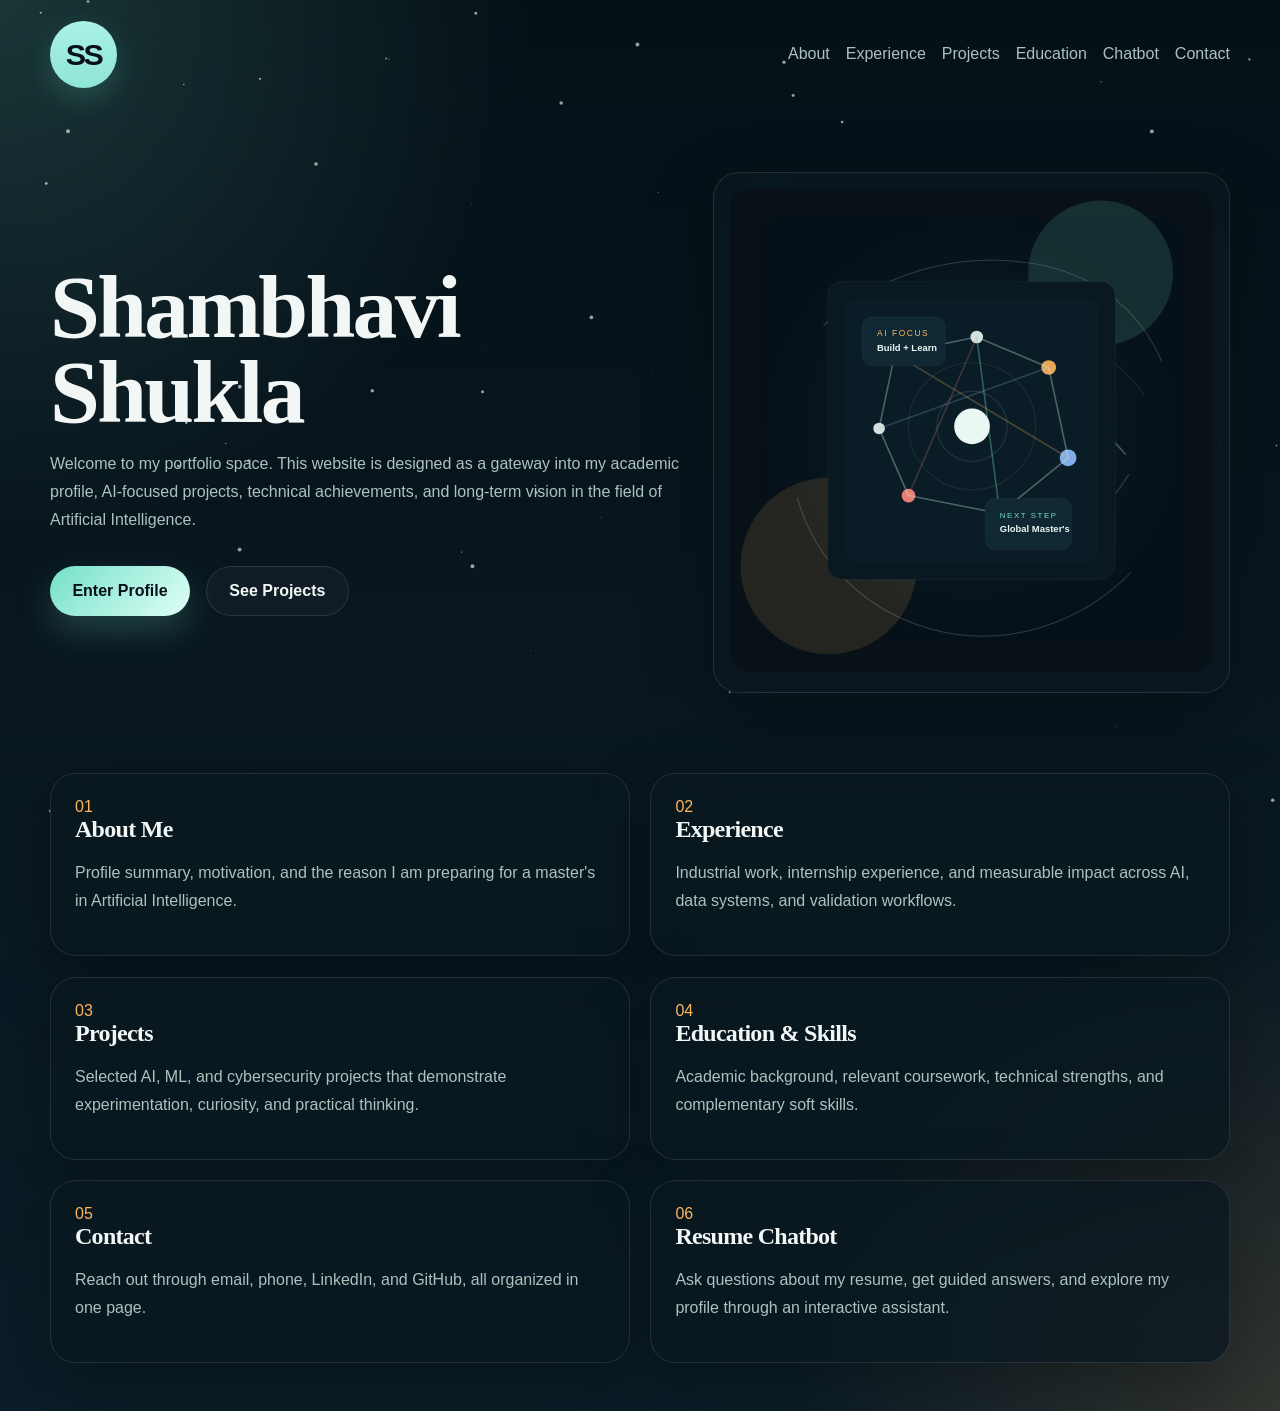
<file: index.html>
<!DOCTYPE html>
<html lang="en">
<head>
  <meta charset="UTF-8">
  <meta name="viewport" content="width=device-width, initial-scale=1.0">
  <title>Shambhavi Shukla | Intro Portal</title>
  <meta name="description" content="Creative multi-page AI master's portfolio website for Shambhavi Shukla.">
  <link rel="stylesheet" href="main.css">
</head>
<body class="theme-home">
  <canvas class="stars" id="stars"></canvas>
  <div class="page-frame">
    <header class="site-header">
      <a class="brand" href="index.html">SS</a>
      <nav class="site-nav">
        <a href="about.html">About</a>
        <a href="experience.html">Experience</a>
        <a href="projects.html">Projects</a>
        <a href="education.html">Education</a>
        <a href="chatbot.html">Chatbot</a>
        <a href="contact.html">Contact</a>
      </nav>
    </header>

    <main class="hero-portal">
      <section class="hero-copy reveal">
        <p class="eyebrow"></p>
        <h1>
          Shambhavi Shukla
          <span></span>
        </h1>
        <p class="lead">
          Welcome to my portfolio space. This website is designed as a gateway into my academic profile,
          AI-focused projects, technical achievements, and long-term vision in the field of Artificial Intelligence.
        </p>
        <div class="cta-row">
          <a class="button primary" href="about.html">Enter Profile</a>
          <a class="button secondary" href="projects.html">See Projects</a>
        </div>
      </section>

      <section class="portal-panel reveal">
        <img src="assets/portal-orbit.svg" alt="Abstract orbit illustration">
      </section>
    </main>

    <section class="portal-grid">
      <a class="portal-card reveal" href="about.html">
        <span class="card-kicker">01</span>
        <h2>About Me</h2>
        <p>Profile summary, motivation, and the reason I am preparing for a master's in Artificial Intelligence.</p>
      </a>
      <a class="portal-card reveal" href="experience.html">
        <span class="card-kicker">02</span>
        <h2>Experience</h2>
        <p>Industrial work, internship experience, and measurable impact across AI, data systems, and validation workflows.</p>
      </a>
      <a class="portal-card reveal" href="projects.html">
        <span class="card-kicker">03</span>
        <h2>Projects</h2>
        <p>Selected AI, ML, and cybersecurity projects that demonstrate experimentation, curiosity, and practical thinking.</p>
      </a>
      <a class="portal-card reveal" href="education.html">
        <span class="card-kicker">04</span>
        <h2>Education & Skills</h2>
        <p>Academic background, relevant coursework, technical strengths, and complementary soft skills.</p>
      </a>
      <a class="portal-card reveal" href="contact.html">
        <span class="card-kicker">05</span>
        <h2>Contact</h2>
        <p>Reach out through email, phone, LinkedIn, and GitHub, all organized in one page.</p>
      </a>
      <a class="portal-card reveal" href="chatbot.html">
        <span class="card-kicker">06</span>
        <h2>Resume Chatbot</h2>
        <p>Ask questions about my resume, get guided answers, and explore my profile through an interactive assistant.</p>
      </a>
    </section>
  </div>

  <script src="main.js"></script>
</body>
</html>
</file>
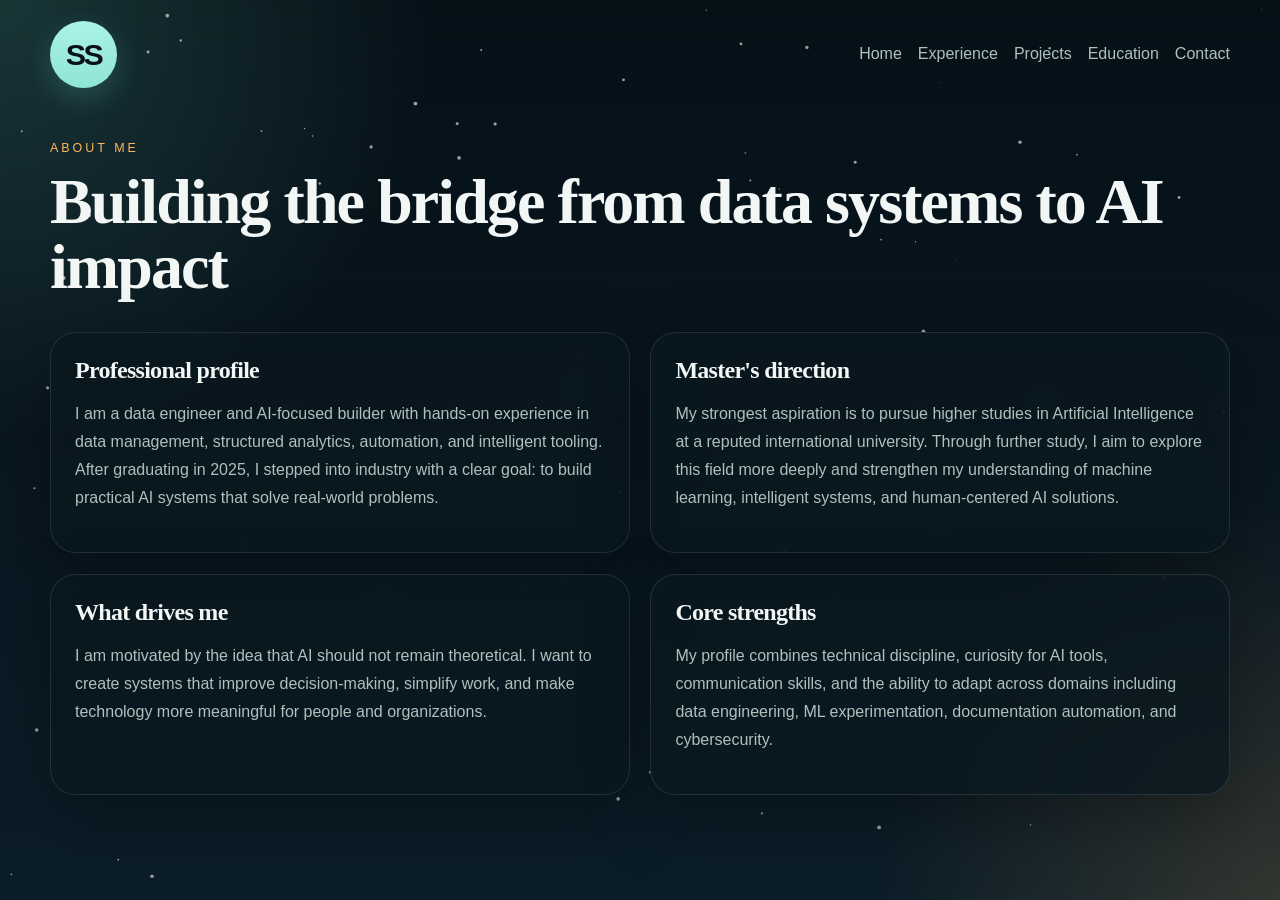
<file: about.html>
<!DOCTYPE html>
<html lang="en">
<head>
  <meta charset="UTF-8">
  <meta name="viewport" content="width=device-width, initial-scale=1.0">
  <title>About | Shambhavi Shukla</title>
  <link rel="stylesheet" href="main.css">
</head>
<body>
  <canvas class="stars" id="stars"></canvas>
  <div class="page-frame inner-page">
    <header class="site-header">
      <a class="brand" href="index.html">SS</a>
      <nav class="site-nav">
        <a href="index.html">Home</a>
        <a href="experience.html">Experience</a>
        <a href="projects.html">Projects</a>
        <a href="education.html">Education</a>
        <a href="contact.html">Contact</a>
      </nav>
    </header>

    <main class="content-wrap">
      <section class="page-title reveal">
        <p class="eyebrow">About me</p>
        <h1>Building the bridge from data systems to AI impact</h1>
      </section>

      <section class="content-grid">
        <article class="content-card reveal">
          <h2>Professional profile</h2>
          <p>
            I am a data engineer and AI-focused builder with hands-on experience in data management, structured analytics,
            automation, and intelligent tooling. After graduating in 2025, I stepped into industry with a clear goal:
            to build practical AI systems that solve real-world problems.
          </p>
        </article>

        <article class="content-card reveal">
          <h2>Master's direction</h2>
          <p>
            My strongest aspiration is to pursue higher studies in Artificial Intelligence at a reputed international university. 
            Through further study, I aim to explore this field more deeply and strengthen my understanding of machine learning, 
            intelligent systems, and human-centered AI solutions.
          </p>
        </article>

        <article class="content-card reveal">
          <h2>What drives me</h2>
          <p>
            I am motivated by the idea that AI should not remain theoretical. I want to create systems that improve
            decision-making, simplify work, and make technology more meaningful for people and organizations.
          </p>
        </article>

        <article class="content-card reveal">
          <h2>Core strengths</h2>
          <p>
            My profile combines technical discipline, curiosity for AI tools, communication skills, and the ability to
            adapt across domains including data engineering, ML experimentation, documentation automation, and cybersecurity.
          </p>
        </article>
      </section>
    </main>
  </div>

  <script src="main.js"></script>
</body>
</html>
</file>
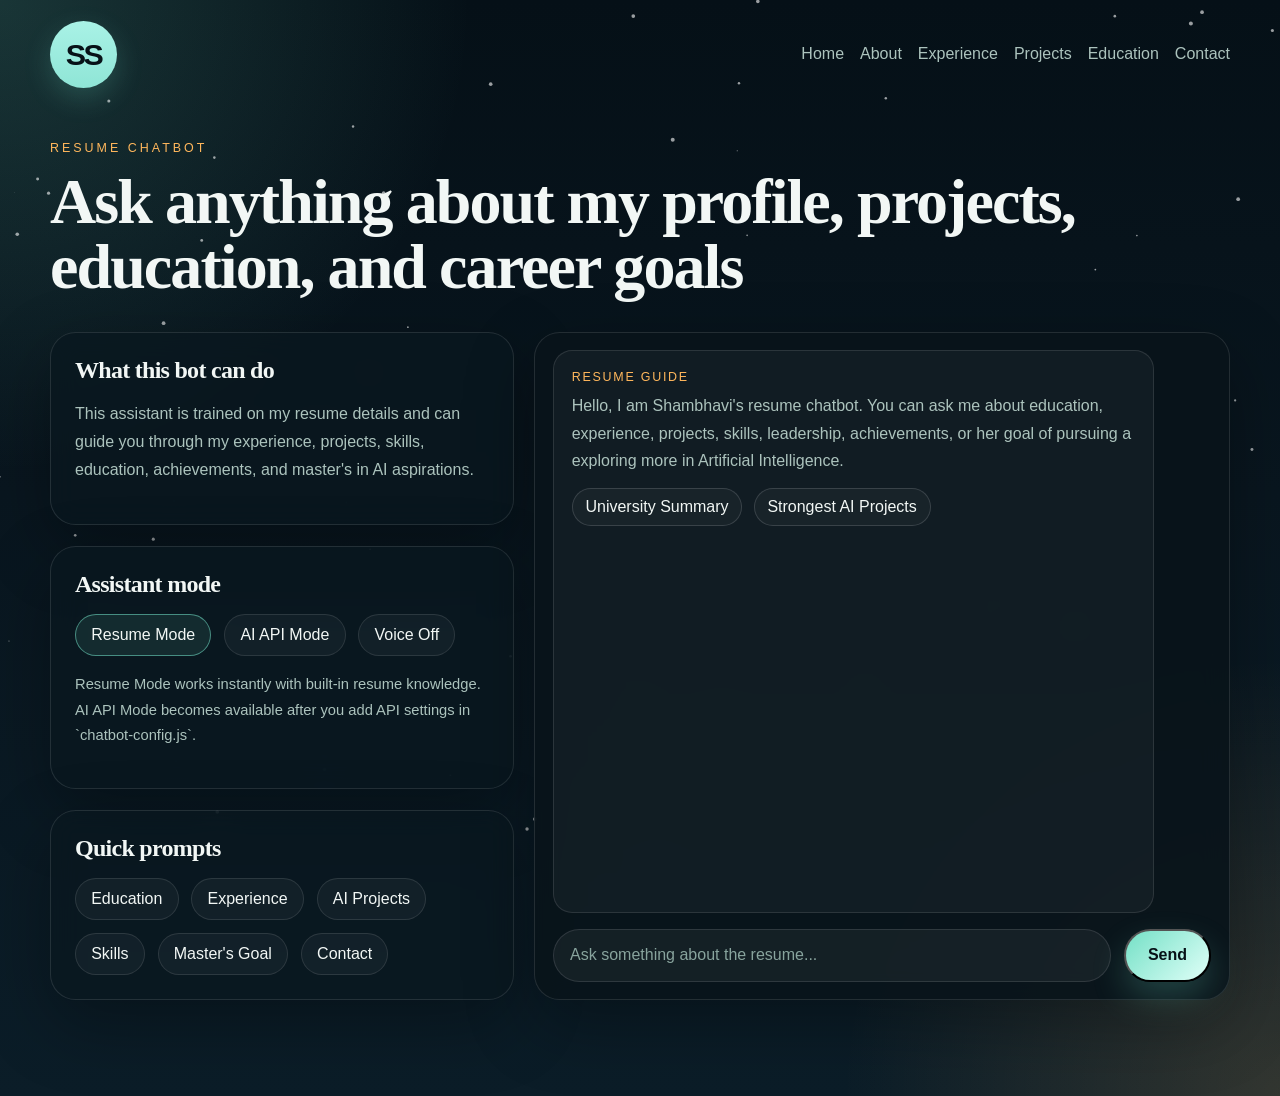
<file: chatbot.html>
<!DOCTYPE html>
<html lang="en">
<head>
  <meta charset="UTF-8">
  <meta name="viewport" content="width=device-width, initial-scale=1.0">
  <title>Resume Chatbot | Shambhavi Shukla</title>
  <link rel="stylesheet" href="main.css">
</head>
<body>
  <canvas class="stars" id="stars"></canvas>
  <div class="page-frame inner-page">
    <header class="site-header">
      <a class="brand" href="index.html">SS</a>
      <nav class="site-nav">
        <a href="index.html">Home</a>
        <a href="about.html">About</a>
        <a href="experience.html">Experience</a>
        <a href="projects.html">Projects</a>
        <a href="education.html">Education</a>
        <a href="contact.html">Contact</a>
      </nav>
    </header>

    <main class="content-wrap">
      <section class="page-title reveal">
        <p class="eyebrow">Resume chatbot</p>
        <h1>Ask anything about my profile, projects, education, and career goals</h1>
      </section>

      <section class="chat-layout">
        <aside class="chat-sidebar reveal">
          <div class="content-card">
            <h2>What this bot can do</h2>
            <p>
              This assistant is trained on my resume details and can guide you through my experience, projects, skills,
              education, achievements, and master's in AI aspirations.
            </p>
          </div>

          <div class="content-card">
            <h2>Assistant mode</h2>
            <div class="mode-stack">
              <button class="mode-chip is-active" id="offline-mode" type="button">Resume Mode</button>
              <button class="mode-chip" id="api-mode" type="button">AI API Mode</button>
              <button class="mode-chip" id="voice-toggle" type="button">Voice Off</button>
            </div>
            <p class="small-note">
              Resume Mode works instantly with built-in resume knowledge. AI API Mode becomes available after you add API settings in `chatbot-config.js`.
            </p>
          </div>

          <div class="content-card">
            <h2>Quick prompts</h2>
            <div class="prompt-list">
              <button class="prompt-chip" data-prompt="Tell me about Shambhavi's education.">Education</button>
              <button class="prompt-chip" data-prompt="What experience does Shambhavi have?">Experience</button>
              <button class="prompt-chip" data-prompt="Which AI projects has Shambhavi built?">AI Projects</button>
              <button class="prompt-chip" data-prompt="What skills does Shambhavi have?">Skills</button>
              <button class="prompt-chip" data-prompt="Why does Shambhavi want to pursue a master's in AI abroad?">Master's Goal</button>
              <button class="prompt-chip" data-prompt="How can I contact Shambhavi?">Contact</button>
            </div>
          </div>
        </aside>

        <section class="chat-shell reveal">
          <div class="chat-window" id="chat-window">
            <article class="message bot">
              <span class="message-role">Resume Guide</span>
              <div class="message-body">
                <p>
                  Hello, I am Shambhavi's resume chatbot. You can ask me about education, experience, projects, skills,
                  leadership, achievements, or her goal of pursuing a exploring more in Artificial Intelligence.
                </p>
              </div>
              <div class="suggestion-row">
                <button class="suggestion-chip" type="button" data-prompt="Give me a summary of Shambhavi for a university application.">University Summary</button>
                <button class="suggestion-chip" type="button" data-prompt="What are Shambhavi's strongest AI projects?">Strongest AI Projects</button>
              </div>
            </article>
          </div>

          <form class="chat-form" id="chat-form">
            <label class="sr-only" for="chat-input">Ask a question</label>
            <input id="chat-input" name="chat-input" type="text" placeholder="Ask something about the resume..." autocomplete="off">
            <button class="button primary" type="submit">Send</button>
          </form>
        </section>
      </section>
    </main>
  </div>

  <script src="main.js"></script>
  <script src="chatbot-config.js"></script>
  <script src="resume-chatbot.js"></script>
</body>
</html>
</file>
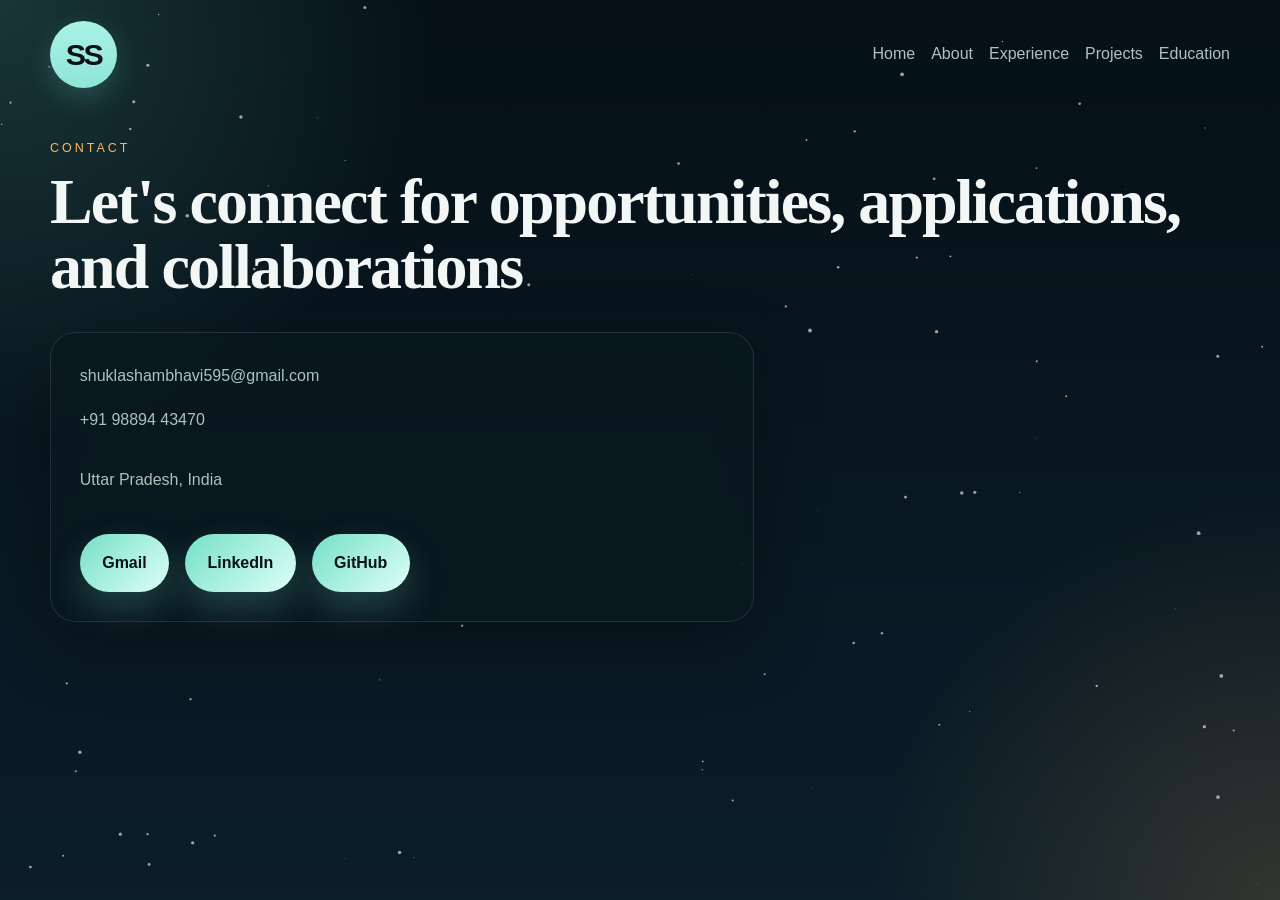
<file: contact.html>
<!DOCTYPE html>
<html lang="en">
<head>
  <meta charset="UTF-8">
  <meta name="viewport" content="width=device-width, initial-scale=1.0">
  <title>Contact | Shambhavi Shukla</title>
  <link rel="stylesheet" href="main.css">
</head>
<body>
  <canvas class="stars" id="stars"></canvas>
  <div class="page-frame inner-page">
    <header class="site-header">
      <a class="brand" href="index.html">SS</a>
      <nav class="site-nav">
        <a href="index.html">Home</a>
        <a href="about.html">About</a>
        <a href="experience.html">Experience</a>
        <a href="projects.html">Projects</a>
        <a href="education.html">Education</a>
      </nav>
    </header>

    <main class="content-wrap">
      <section class="page-title reveal">
        <p class="eyebrow">Contact</p>
        <h1>Let's connect for opportunities, applications, and collaborations</h1>
      </section>

      <section class="contact-panel reveal">
        <a href="mailto:shuklashambhavi595@gmail.com">shuklashambhavi595@gmail.com</a>
        <a href="tel:+919889443470">+91 98894 43470</a>
        <p>Uttar Pradesh, India</p>
        <div class="social-buttons">
          <a href="mailto:shuklashambhavi595@gmail.com" class="button primary">Gmail</a>
          <a href="https://www.linkedin.com/in/shambhavi-shukla-5a98a0226" target="_blank" rel="noreferrer" class="button primary">LinkedIn</a>
          <a href="https://github.com/shukla0703" target="_blank" rel="noreferrer" class="button primary">GitHub</a>
        </div>
      </section>
    </main>
  </div>

  <script src="main.js"></script>
</body>
</html>
</file>
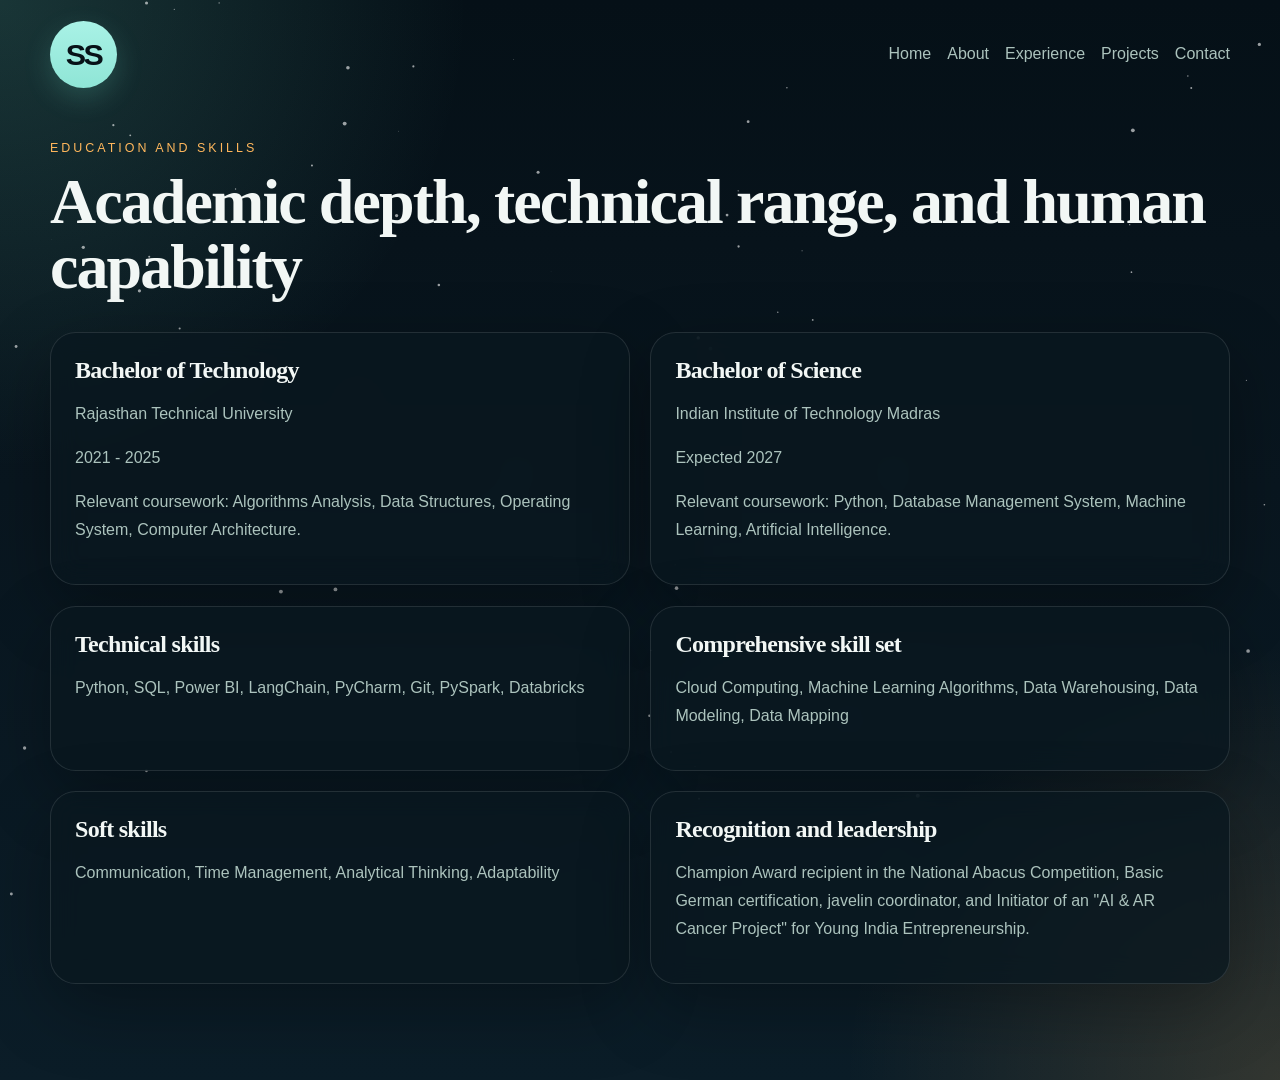
<file: education.html>
<!DOCTYPE html>
<html lang="en">
<head>
  <meta charset="UTF-8">
  <meta name="viewport" content="width=device-width, initial-scale=1.0">
  <title>Education & Skills | Shambhavi Shukla</title>
  <link rel="stylesheet" href="main.css">
</head>
<body>
  <canvas class="stars" id="stars"></canvas>
  <div class="page-frame inner-page">
    <header class="site-header">
      <a class="brand" href="index.html">SS</a>
      <nav class="site-nav">
        <a href="index.html">Home</a>
        <a href="about.html">About</a>
        <a href="experience.html">Experience</a>
        <a href="projects.html">Projects</a>
        <a href="contact.html">Contact</a>
      </nav>
    </header>

    <main class="content-wrap">
      <section class="page-title reveal">
        <p class="eyebrow">Education and skills</p>
        <h1>Academic depth, technical range, and human capability</h1>
      </section>

      <section class="content-grid">
        <article class="content-card reveal">
          <h2>Bachelor of Technology</h2>
          <p>Rajasthan Technical University</p>
          <p class="subtle">2021 - 2025</p>
          <p>Relevant coursework: Algorithms Analysis, Data Structures, Operating System, Computer Architecture.</p>
        </article>

        <article class="content-card reveal">
          <h2>Bachelor of Science</h2>
          <p>Indian Institute of Technology Madras</p>
          <p class="subtle">Expected 2027</p>
          <p>Relevant coursework: Python, Database Management System, Machine Learning, Artificial Intelligence.</p>
        </article>

        <article class="content-card reveal">
          <h2>Technical skills</h2>
          <p>Python, SQL, Power BI, LangChain, PyCharm, Git, PySpark, Databricks</p>
        </article>

        <article class="content-card reveal">
          <h2>Comprehensive skill set</h2>
          <p>Cloud Computing, Machine Learning Algorithms, Data Warehousing, Data Modeling, Data Mapping</p>
        </article>

        <article class="content-card reveal">
          <h2>Soft skills</h2>
          <p>Communication, Time Management, Analytical Thinking, Adaptability</p>
        </article>

        <article class="content-card reveal">
          <h2>Recognition and leadership</h2>
          <p>Champion Award recipient in the National Abacus Competition, Basic German certification, javelin coordinator, 
          and Initiator of an "AI & AR Cancer Project" for Young India Entrepreneurship.</p>
        </article>
      </section>
    </main>
  </div>

  <script src="main.js"></script>
</body>
</html>
</file>
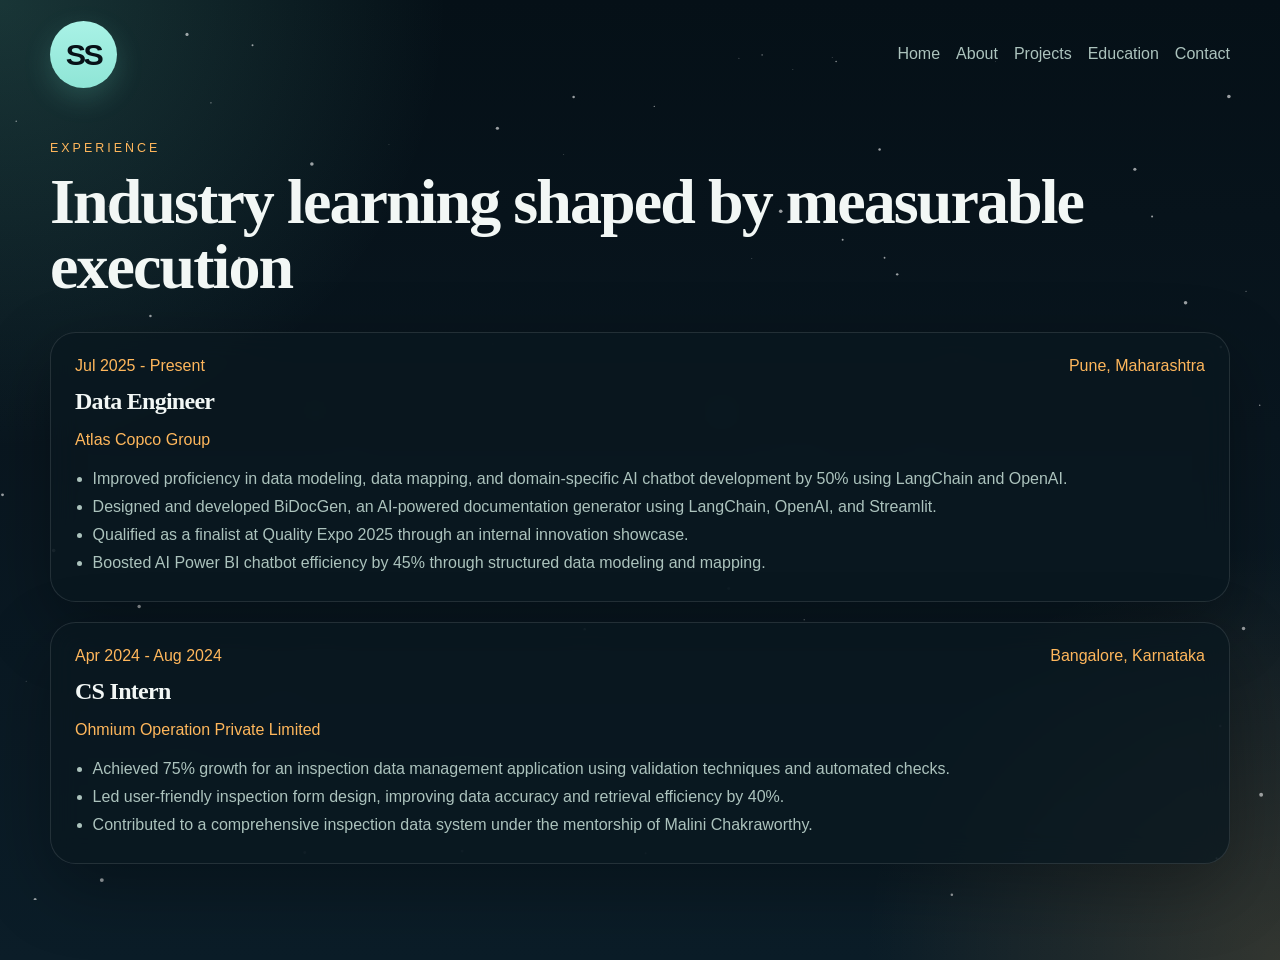
<file: experience.html>
<!DOCTYPE html>
<html lang="en">
<head>
  <meta charset="UTF-8">
  <meta name="viewport" content="width=device-width, initial-scale=1.0">
  <title>Experience | Shambhavi Shukla</title>
  <link rel="stylesheet" href="main.css">
</head>
<body>
  <canvas class="stars" id="stars"></canvas>
  <div class="page-frame inner-page">
    <header class="site-header">
      <a class="brand" href="index.html">SS</a>
      <nav class="site-nav">
        <a href="index.html">Home</a>
        <a href="about.html">About</a>
        <a href="projects.html">Projects</a>
        <a href="education.html">Education</a>
        <a href="contact.html">Contact</a>
      </nav>
    </header>

    <main class="content-wrap">
      <section class="page-title reveal">
        <p class="eyebrow">Experience</p>
        <h1>Industry learning shaped by measurable execution</h1>
      </section>

      <section class="timeline-stack">
        <article class="timeline-card reveal">
          <div class="timeline-head">
            <span>Jul 2025 - Present</span>
            <span>Pune, Maharashtra</span>
          </div>
          <h2>Data Engineer</h2>
          <p class="company">Atlas Copco Group</p>
          <ul>
            <li>Improved proficiency in data modeling, data mapping, and domain-specific AI chatbot development by 50% using LangChain and OpenAI.</li>
            <li>Designed and developed BiDocGen, an AI-powered documentation generator using LangChain, OpenAI, and Streamlit.</li>
            <li>Qualified as a finalist at Quality Expo 2025 through an internal innovation showcase.</li>
            <li>Boosted AI Power BI chatbot efficiency by 45% through structured data modeling and mapping.</li>
          </ul>
        </article>

        <article class="timeline-card reveal">
          <div class="timeline-head">
            <span>Apr 2024 - Aug 2024</span>
            <span>Bangalore, Karnataka</span>
          </div>
          <h2>CS Intern</h2>
          <p class="company">Ohmium Operation Private Limited</p>
          <ul>
            <li>Achieved 75% growth for an inspection data management application using validation techniques and automated checks.</li>
            <li>Led user-friendly inspection form design, improving data accuracy and retrieval efficiency by 40%.</li>
            <li>Contributed to a comprehensive inspection data system under the mentorship of Malini Chakraworthy.</li>
          </ul>
        </article>
      </section>
    </main>
  </div>

  <script src="main.js"></script>
</body>
</html>
</file>
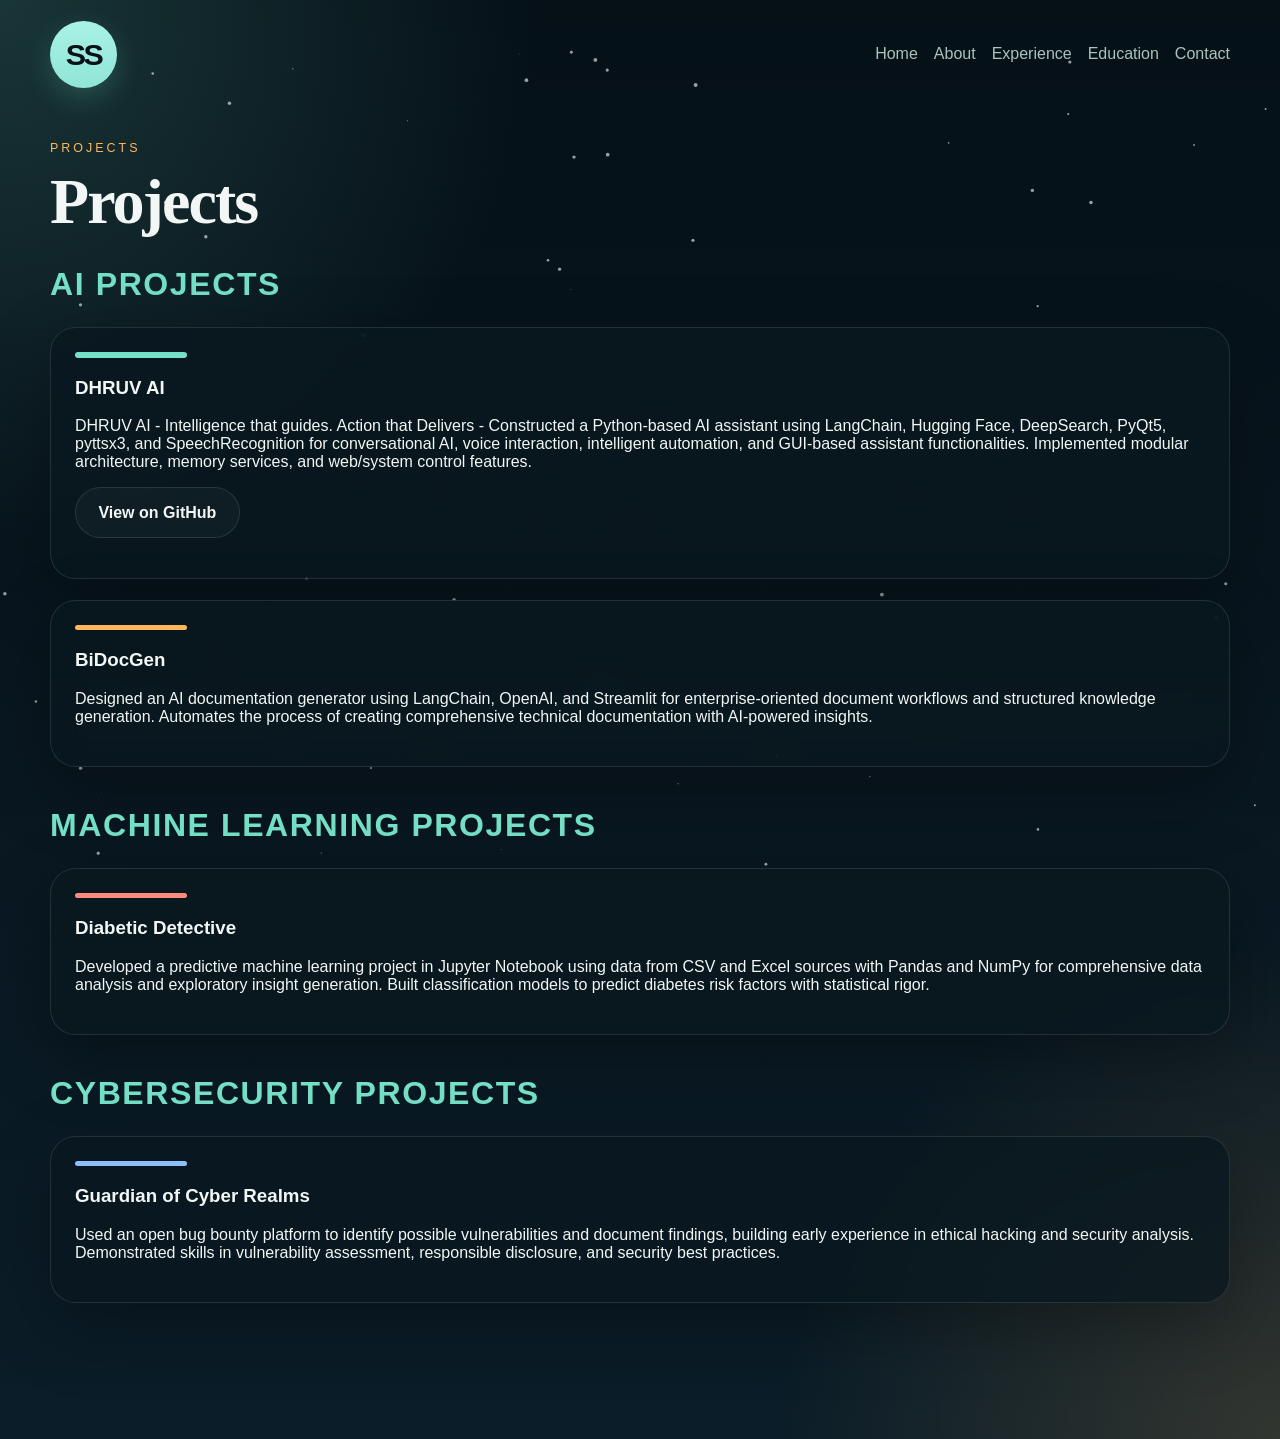
<file: projects.html>
<!DOCTYPE html>
<html lang="en">
<head>
  <meta charset="UTF-8">
  <meta name="viewport" content="width=device-width, initial-scale=1.0">
  <title>Projects | Shambhavi Shukla</title>
  <link rel="stylesheet" href="main.css">
</head>
<body>
  <canvas class="stars" id="stars"></canvas>
  <div class="page-frame inner-page">
    <header class="site-header">
      <a class="brand" href="index.html">SS</a>
      <nav class="site-nav">
        <a href="index.html">Home</a>
        <a href="about.html">About</a>
        <a href="experience.html">Experience</a>
        <a href="education.html">Education</a>
        <a href="contact.html">Contact</a>
      </nav>
    </header>

    <main class="content-wrap">
      <section class="page-title reveal">
        <p class="eyebrow">Projects</p>
        <h1>Projects</h1>
      </section>

      <!-- AI Projects Section -->
      <section class="projects-category reveal">
        <h2 class="category-title">AI Projects</h2>
        <div class="project-wall">
          <article class="project-card reveal">
            <span class="accent-line accent-teal"></span>
            <h3>DHRUV AI</h3>
            <p>
              DHRUV AI - Intelligence that guides. Action that Delivers - Constructed a Python-based AI assistant using LangChain, Hugging Face, DeepSearch, PyQt5, pyttsx3, and SpeechRecognition for conversational AI, voice interaction, intelligent automation, and GUI-based assistant functionalities. Implemented modular architecture, memory services, and web/system control features.
            </p>
            <p>
              <a class="button secondary" href="https://github.com/shukla0703/DHRUV-AI" target="_blank" rel="noopener">View on GitHub</a>
            </p>
          </article>

          <article class="project-card reveal">
            <span class="accent-line accent-amber"></span>
            <h3>BiDocGen</h3>
            <p>
              Designed an AI documentation generator using LangChain, OpenAI, and Streamlit for enterprise-oriented document workflows and structured knowledge generation. Automates the process of creating comprehensive technical documentation with AI-powered insights.
            </p>
          </article>
        </div>
      </section>

      <!-- ML Projects Section -->
      <section class="projects-category reveal">
        <h2 class="category-title">Machine Learning Projects</h2>
        <div class="project-wall">
          <article class="project-card reveal">
            <span class="accent-line accent-coral"></span>
            <h3>Diabetic Detective</h3>
            <p>
              Developed a predictive machine learning project in Jupyter Notebook using data from CSV and Excel sources with Pandas and NumPy for comprehensive data analysis and exploratory insight generation. Built classification models to predict diabetes risk factors with statistical rigor.
            </p>
          </article>
        </div>
      </section>

      <!-- Cybersecurity Projects Section -->
      <section class="projects-category reveal">
        <h2 class="category-title">Cybersecurity Projects</h2>
        <div class="project-wall">
          <article class="project-card reveal">
            <span class="accent-line accent-blue"></span>
            <h3>Guardian of Cyber Realms</h3>
            <p>
              Used an open bug bounty platform to identify possible vulnerabilities and document findings, building early experience in ethical hacking and security analysis. Demonstrated skills in vulnerability assessment, responsible disclosure, and security best practices.
            </p>
          </article>
        </div>
      </section>
    </main>
  </div>

  <script src="main.js"></script>
</body>
</html>
</file>
<file: main.css>
:root {
  --bg: #071117;
  --panel: rgba(10, 24, 31, 0.78);
  --panel-strong: rgba(9, 20, 27, 0.92);
  --line: rgba(255, 255, 255, 0.11);
  --text: #f2f7f5;
  --muted: #acc3bd;
  --teal: #74e0c6;
  --amber: #ffb75c;
  --coral: #ff8a7d;
  --blue: #8ebeff;
  --shadow: 0 24px 70px rgba(0, 0, 0, 0.3);
}

* {
  box-sizing: border-box;
}

html {
  scroll-behavior: smooth;
}

body {
  margin: 0;
  min-height: 100vh;
  color: var(--text);
  font-family: "Trebuchet MS", "Segoe UI", sans-serif;
  background:
    radial-gradient(circle at top left, rgba(116, 224, 198, 0.18), transparent 28%),
    radial-gradient(circle at bottom right, rgba(255, 183, 92, 0.16), transparent 26%),
    linear-gradient(180deg, #051017 0%, #09161f 45%, #0b1d28 100%);
}

a {
  color: inherit;
  text-decoration: none;
}

.stars {
  position: fixed;
  inset: 0;
  width: 100%;
  height: 100%;
  z-index: 0;
  pointer-events: none;
  opacity: 0.8;
}

.page-frame {
  position: relative;
  z-index: 1;
  width: min(1180px, calc(100% - 2rem));
  margin: 0 auto;
  padding-bottom: 3rem;
}

.site-header {
  display: flex;
  justify-content: space-between;
  align-items: center;
  gap: 1rem;
  padding: 1.3rem 0;
}

.brand {
  width: 4.2rem;
  height: 4.2rem;
  border-radius: 50%;
  display: inline-flex;
  align-items: center;
  justify-content: center;
  background: linear-gradient(180deg, #a9f2e6 0%, #8fe5d6 100%);
  color: #071117;
  font-weight: 900;
  font-size: 1.9rem;
  letter-spacing: -0.08em;
  box-shadow: 0 10px 28px rgba(116, 224, 198, 0.2);
  flex-shrink: 0;
}

.site-nav {
  display: flex;
  flex-wrap: wrap;
  gap: 1rem;
}

.site-nav a {
  color: var(--muted);
}

.site-nav a:hover {
  color: var(--text);
}

button,
input {
  font: inherit;
}

.hero-portal {
  display: grid;
  grid-template-columns: 1.1fr 0.9fr;
  gap: 2rem;
  align-items: center;
  min-height: 72vh;
}

.hero-copy h1,
.page-title h1,
.portal-card h2,
.content-card h2,
.timeline-card h2 {
  margin: 0;
  font-family: "Palatino Linotype", "Book Antiqua", Georgia, serif;
  letter-spacing: -0.03em;
}

.hero-copy h1 {
  font-size: clamp(3rem, 7vw, 6.2rem);
  line-height: 0.95;
}

.hero-copy h1 span {
  display: block;
  margin-top: 0.8rem;
  font-size: clamp(1.3rem, 2.5vw, 2.2rem);
  color: #d9ece6;
}

.eyebrow {
  margin: 0 0 0.9rem;
  text-transform: uppercase;
  letter-spacing: 0.24em;
  font-size: 0.78rem;
  color: var(--amber);
}

.lead,
.portal-card p,
.content-card p,
.timeline-card li,
.contact-panel a,
.contact-panel p {
  color: var(--muted);
  line-height: 1.75;
}

.cta-row {
  display: flex;
  flex-wrap: wrap;
  gap: 1rem;
  margin-top: 2rem;
}

.button {
  display: inline-flex;
  align-items: center;
  justify-content: center;
  padding: 0.95rem 1.4rem;
  border-radius: 999px;
  font-weight: 700;
  transition: transform 180ms ease, box-shadow 180ms ease;
}

.button:hover,
.portal-card:hover,
.content-card:hover,
.timeline-card:hover {
  transform: translateY(-4px);
}

.button.primary {
  color: #071117;
  background: linear-gradient(135deg, var(--teal), #e0fff8);
  box-shadow: 0 16px 34px rgba(116, 224, 198, 0.22);
}

.button.secondary {
  border: 1px solid var(--line);
  background: rgba(255, 255, 255, 0.03);
}

.portal-panel,
.portal-card,
.content-card,
.timeline-card,
.project-card,
.contact-panel {
  border-radius: 1.6rem;
  border: 1px solid var(--line);
  background: var(--panel);
  backdrop-filter: blur(14px);
  box-shadow: var(--shadow);
}

.portal-panel {
  padding: 1rem;
}

.portal-panel img {
  width: 100%;
  border-radius: 1.2rem;
}

.portal-grid,
.content-grid {
  display: grid;
  grid-template-columns: repeat(2, minmax(0, 1fr));
  gap: 1.3rem;
}

.portal-grid {
  margin-top: 1rem;
}

.portal-card,
.content-card,
.timeline-card,
.project-card {
  padding: 1.5rem;
  transition: transform 200ms ease, border-color 200ms ease;
}

.portal-card:hover,
.content-card:hover,
.timeline-card:hover,
.project-card:hover {
  border-color: rgba(255, 255, 255, 0.24);
}

.card-kicker,
.subtle,
.company,
.timeline-head {
  color: var(--amber);
}

.inner-page {
  min-height: 100vh;
}

.content-wrap {
  padding: 2rem 0 3rem;
}

.page-title {
  margin-bottom: 2rem;
}

.page-title h1 {
  font-size: clamp(2.4rem, 5vw, 4.6rem);
  line-height: 1.02;
}

.timeline-stack,
.project-wall {
  display: grid;
  gap: 1.3rem;
}

.projects-summary {
  max-width: 44rem;
  padding: 2rem;
  border-radius: 1.6rem;
  border: 1px solid var(--line);
  background: rgba(255, 255, 255, 0.03);
  margin-bottom: 2rem;
}

.projects-summary h2 {
  margin-top: 0;
  font-size: 1.8rem;
  color: var(--teal);
}

.projects-category {
  margin-bottom: 2.5rem;
}

.category-title {
  font-size: 2rem;
  color: var(--teal);
  margin-bottom: 1.5rem;
  margin-top: 0;
  text-transform: uppercase;
  letter-spacing: 0.05em;
  font-weight: 700;
}

.chat-layout {
  display: grid;
  grid-template-columns: 0.8fr 1.2fr;
  gap: 1.3rem;
}

.chat-sidebar {
  display: grid;
  gap: 1.3rem;
  align-content: start;
}

.prompt-list {
  display: flex;
  flex-wrap: wrap;
  gap: 0.8rem;
  margin-top: 1rem;
}

.prompt-chip {
  border: 1px solid var(--line);
  background: rgba(255, 255, 255, 0.04);
  color: var(--text);
  padding: 0.7rem 0.95rem;
  border-radius: 999px;
  cursor: pointer;
  transition: transform 180ms ease, border-color 180ms ease;
}

.prompt-chip:hover {
  transform: translateY(-2px);
  border-color: rgba(255, 255, 255, 0.24);
}

.mode-stack {
  display: flex;
  flex-wrap: wrap;
  gap: 0.8rem;
  margin-top: 1rem;
}

.mode-chip {
  border: 1px solid var(--line);
  background: rgba(255, 255, 255, 0.04);
  color: var(--text);
  padding: 0.7rem 0.95rem;
  border-radius: 999px;
  cursor: pointer;
  transition: transform 180ms ease, border-color 180ms ease, background 180ms ease;
}

.mode-chip:hover {
  transform: translateY(-2px);
}

.mode-chip.is-active {
  border-color: rgba(116, 224, 198, 0.55);
  background: rgba(116, 224, 198, 0.1);
}

.small-note {
  margin-top: 1rem;
  font-size: 0.92rem;
  color: #8fa8a2;
}

.chat-shell {
  border-radius: 1.6rem;
  border: 1px solid var(--line);
  background: var(--panel-strong);
  backdrop-filter: blur(14px);
  box-shadow: var(--shadow);
  padding: 1.1rem;
  min-height: 36rem;
  display: grid;
  grid-template-rows: 1fr auto;
  gap: 1rem;
}

.chat-window {
  overflow-y: auto;
  display: grid;
  gap: 0.9rem;
  padding-right: 0.3rem;
}

.message {
  max-width: 92%;
  padding: 1rem 1.1rem;
  border-radius: 1.2rem;
  border: 1px solid var(--line);
}

.message p {
  margin: 0.45rem 0 0;
  color: var(--muted);
  line-height: 1.7;
}

.message-body {
  margin-top: 0.45rem;
}

.message-heading {
  margin: 0;
  color: var(--text) !important;
  font-weight: 700;
}

.message-list {
  margin: 0.75rem 0 0;
  padding-left: 1.1rem;
  color: var(--muted);
  line-height: 1.7;
}

.message-list li + li {
  margin-top: 0.45rem;
}

.reply-card-grid {
  display: grid;
  grid-template-columns: repeat(auto-fit, minmax(220px, 1fr));
  gap: 0.7rem;
  margin-top: 1rem;
}

.reply-card {
  min-width: 0;
  border: 1px solid rgba(255, 255, 255, 0.08);
  border-radius: 1rem;
  background: rgba(255, 255, 255, 0.03);
  padding: 0.8rem;
}

.reply-card-label {
  display: block;
  font-size: 0.72rem;
  text-transform: uppercase;
  letter-spacing: 0.14em;
  color: var(--amber);
}

.reply-card-value {
  display: block;
  margin-top: 0.45rem;
  line-height: 1.5;
  color: var(--text);
  overflow-wrap: anywhere;
  word-break: break-word;
}

.message.bot {
  background: rgba(255, 255, 255, 0.04);
}

.message.user {
  margin-left: auto;
  background: rgba(116, 224, 198, 0.1);
}

.message-role {
  font-size: 0.78rem;
  letter-spacing: 0.14em;
  text-transform: uppercase;
  color: var(--amber);
}

.suggestion-row {
  display: flex;
  flex-wrap: wrap;
  gap: 0.7rem;
  margin-top: 0.9rem;
}

.suggestion-chip {
  border: 1px solid rgba(255, 255, 255, 0.14);
  background: rgba(255, 255, 255, 0.03);
  color: var(--text);
  padding: 0.55rem 0.8rem;
  border-radius: 999px;
  cursor: pointer;
  transition: transform 180ms ease, border-color 180ms ease, background 180ms ease;
}

.suggestion-chip:hover {
  transform: translateY(-2px);
  border-color: rgba(116, 224, 198, 0.55);
  background: rgba(116, 224, 198, 0.08);
}

.typing-card {
  max-width: 8rem;
}

.typing-indicator {
  display: flex;
  gap: 0.35rem;
  margin-top: 0.7rem;
}

.typing-indicator span {
  width: 0.55rem;
  height: 0.55rem;
  border-radius: 50%;
  background: var(--teal);
  opacity: 0.45;
  animation: pulse 1s infinite ease-in-out;
}

.typing-indicator span:nth-child(2) {
  animation-delay: 0.15s;
}

.typing-indicator span:nth-child(3) {
  animation-delay: 0.3s;
}

@keyframes pulse {
  0%, 80%, 100% {
    transform: translateY(0);
    opacity: 0.35;
  }
  40% {
    transform: translateY(-4px);
    opacity: 1;
  }
}

.chat-form {
  display: grid;
  grid-template-columns: 1fr auto;
  gap: 0.8rem;
}

.chat-form input {
  border: 1px solid var(--line);
  border-radius: 999px;
  background: rgba(255, 255, 255, 0.05);
  color: var(--text);
  padding: 0.95rem 1rem;
}

.chat-form input::placeholder {
  color: #88a49d;
}

.sr-only {
  position: absolute;
  width: 1px;
  height: 1px;
  padding: 0;
  margin: -1px;
  overflow: hidden;
  clip: rect(0, 0, 0, 0);
  white-space: nowrap;
  border: 0;
}

.timeline-head {
  display: flex;
  justify-content: space-between;
  gap: 1rem;
  flex-wrap: wrap;
  margin-bottom: 0.8rem;
}

.timeline-card ul {
  margin: 1rem 0 0;
  padding-left: 1.1rem;
}

.project-card {
  position: relative;
  overflow: hidden;
}

.accent-line {
  display: block;
  width: 7rem;
  height: 0.35rem;
  margin-bottom: 1rem;
  border-radius: 999px;
}

.accent-teal {
  background: var(--teal);
}

.accent-amber {
  background: var(--amber);
}

.accent-coral {
  background: var(--coral);
}

.accent-blue {
  background: var(--blue);
}

.contact-panel {
  display: grid;
  gap: 1rem;
  max-width: 44rem;
  padding: 1.8rem;
}

.contact-panel a,
.contact-panel p {
  min-width: 0;
  overflow-wrap: anywhere;
  word-break: break-word;
}

.social-buttons {
  display: flex;
  gap: 1rem;
  flex-wrap: wrap;
  margin-top: 0.5rem;
}

.reveal {
  opacity: 0;
  transform: translateY(24px);
  transition: opacity 700ms ease, transform 700ms ease;
}

.reveal.is-visible {
  opacity: 1;
  transform: translateY(0);
}

@media (max-width: 920px) {
  .hero-portal,
  .portal-grid,
  .content-grid,
  .chat-layout {
    grid-template-columns: 1fr;
  }

}

@media (max-width: 680px) {
  .page-frame {
    width: min(100% - 1rem, 1180px);
  }

  .site-header {
    align-items: flex-start;
    flex-direction: column;
  }

  .hero-copy h1 {
    font-size: 2.8rem;
  }
}
</file>
